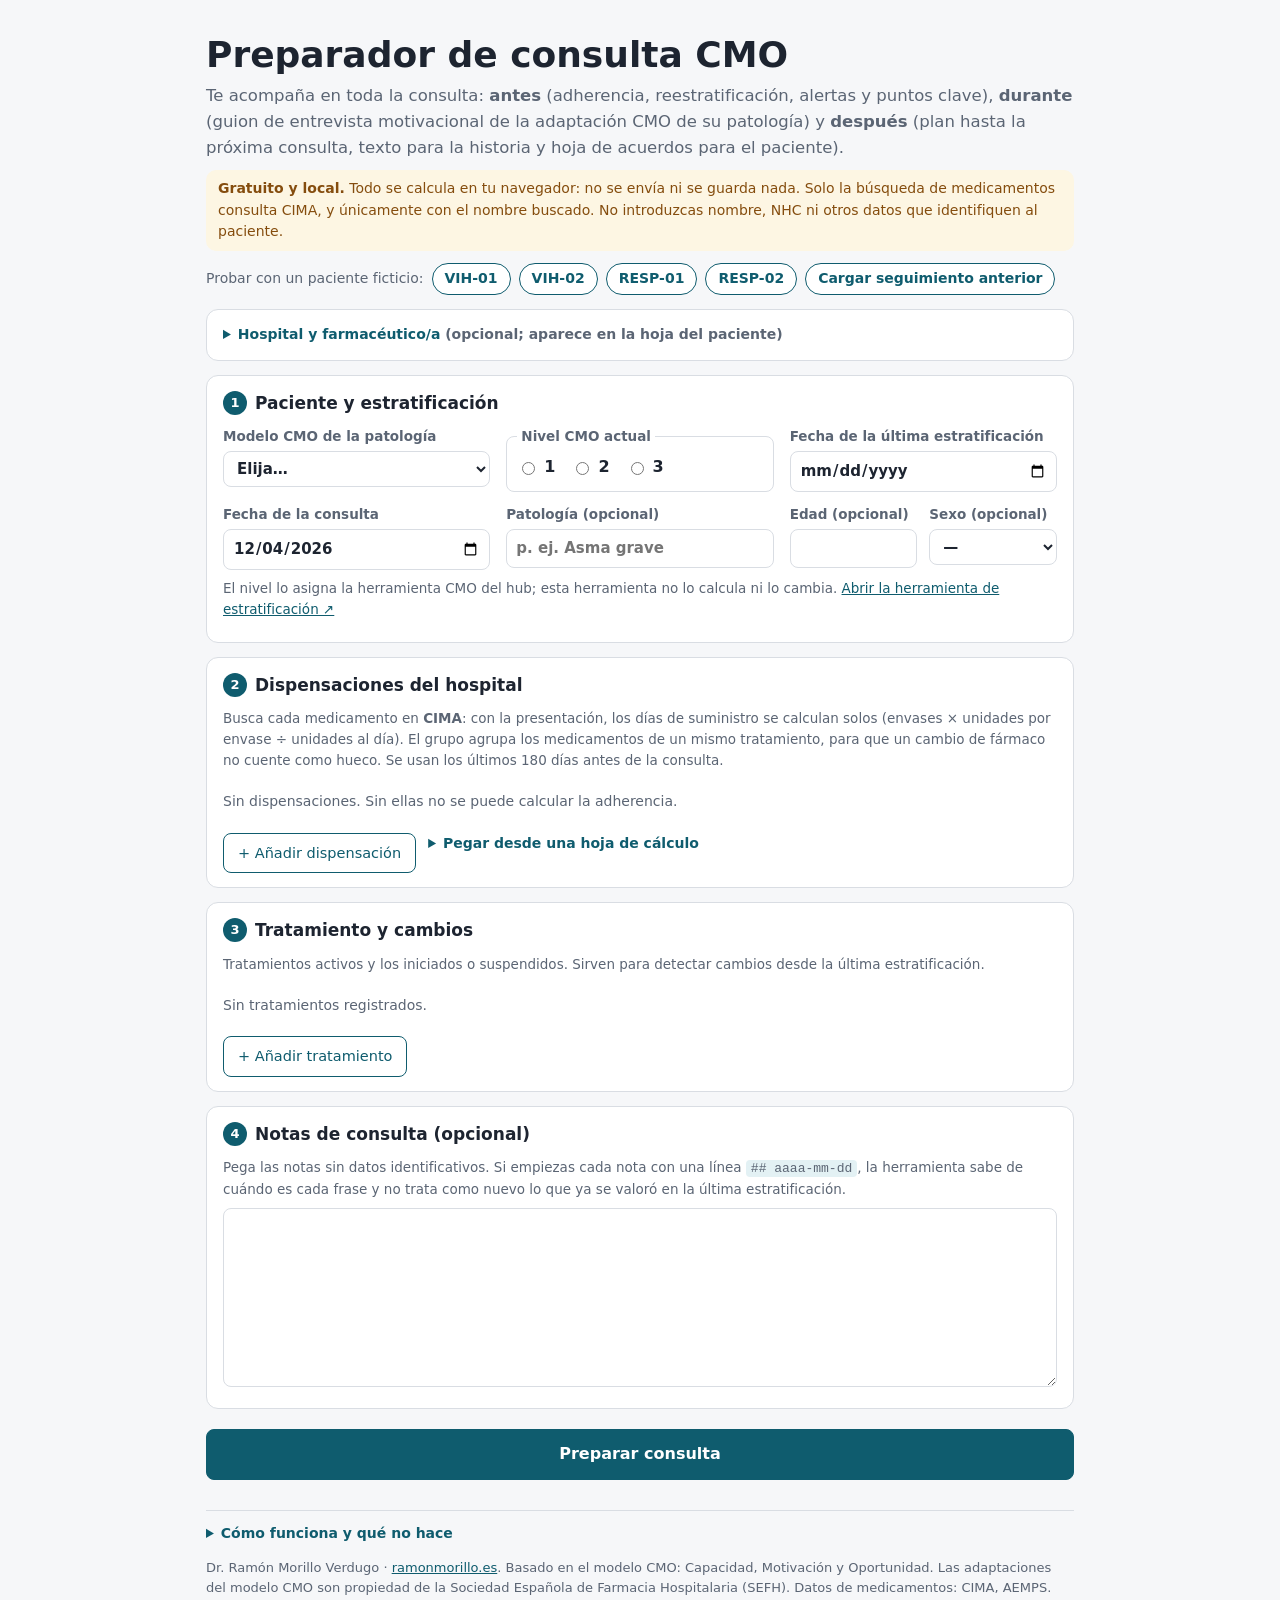
<file: index.html>
<!DOCTYPE html>
<html lang="es">
<head>
<meta charset="utf-8">
<meta name="viewport" content="width=device-width, initial-scale=1">
<title>Preparador de consulta CMO</title>
<meta name="description" content="Acompaña la consulta de atención farmacéutica con el modelo CMO: antes (adherencia, reestratificación, alertas y puntos clave), durante (guion de entrevista motivacional de cada adaptación CMO) y después (plan hasta la próxima consulta). Gratuito; todo se calcula en tu navegador.">
<link rel="icon" href="data:image/svg+xml,%3Csvg xmlns=%27http://www.w3.org/2000/svg%27 viewBox=%270 0 32 32%27%3E%3Crect width=%2732%27 height=%2732%27 rx=%276%27 fill=%27%230f5c6e%27/%3E%3Cpath d=%27M9 17l5 5 9-12%27 stroke=%27white%27 stroke-width=%273.5%27 fill=%27none%27 stroke-linecap=%27round%27/%3E%3C/svg%3E">
<link rel="stylesheet" href="app/estilos.css?v=2.1.0">
</head>
<body>
<main>
  <header class="cab">
    <h1>Preparador de consulta CMO</h1>
    <p class="entrada">Te acompaña en toda la consulta: <strong>antes</strong> (adherencia, reestratificación, alertas y puntos clave), <strong>durante</strong> (guion de entrevista motivacional de la adaptación CMO de su patología) y <strong>después</strong> (plan hasta la próxima consulta, texto para la historia y hoja de acuerdos para el paciente).</p>
    <p class="privacidad"><strong>Gratuito y local.</strong> Todo se calcula en tu navegador: no se envía ni se guarda nada. Solo la búsqueda de medicamentos consulta CIMA, y únicamente con el nombre buscado. No introduzcas nombre, NHC ni otros datos que identifiquen al paciente.</p>
    <div class="ejemplos" role="group" aria-label="Pacientes ficticios de ejemplo">
      <span>Probar con un paciente ficticio:</span>
      <button type="button" class="chip" data-ejemplo="VIH-01">VIH-01</button>
      <button type="button" class="chip" data-ejemplo="VIH-02">VIH-02</button>
      <button type="button" class="chip" data-ejemplo="RESP-01">RESP-01</button>
      <button type="button" class="chip" data-ejemplo="RESP-02">RESP-02</button>
      <label class="chip archivo">Cargar seguimiento anterior<input type="file" id="archivoSeguimiento" accept=".json,application/json"></label>
    </div>
    <div id="avisoSeguimiento" class="aviso-seguimiento" hidden></div>
  </header>

  <form id="formulario" novalidate>
    <section class="bloque">
      <details id="cfgBloque">
        <summary>Hospital y farmacéutico/a <span class="sub">(opcional; aparece en la hoja del paciente)</span></summary>
        <div class="rejilla cfg">
          <label>Hospital<input type="text" id="cfg_hospital" autocomplete="organization" placeholder="p. ej. Hospital Universitario …"></label>
          <label>Servicio o unidad<input type="text" id="cfg_servicio" placeholder="Servicio de Farmacia"></label>
          <label>Farmacéutico/a<input type="text" id="cfg_farmaceutico" autocomplete="name" placeholder="Nombre y apellidos"></label>
          <label>Contacto de la consulta<input type="text" id="cfg_contacto" placeholder="Teléfono o correo electrónico"></label>
        </div>
        <label class="fila-check"><input type="checkbox" id="cfg_recordar" checked> Recordar estos datos en este navegador (no se envían a ningún sitio)</label>
      </details>
    </section>
    <section class="bloque">
      <h2><span class="num">1</span> Paciente y estratificación</h2>
      <div class="rejilla">
        <label>Modelo CMO de la patología
          <select id="modelo" required></select>
        </label>
        <fieldset class="nivel">
          <legend>Nivel CMO actual</legend>
          <label><input type="radio" name="nivel" value="1"> 1</label>
          <label><input type="radio" name="nivel" value="2"> 2</label>
          <label><input type="radio" name="nivel" value="3"> 3</label>
        </fieldset>
        <label>Fecha de la última estratificación
          <input type="date" id="fecha_estratificacion" required>
        </label>
        <label>Fecha de la consulta
          <input type="date" id="fecha_consulta" required>
        </label>
        <label>Patología (opcional)
          <input type="text" id="patologia" placeholder="p. ej. Asma grave">
        </label>
        <div class="dos">
          <label>Edad (opcional)
            <input type="number" id="edad" min="0" max="120" inputmode="numeric">
          </label>
          <label>Sexo (opcional)
            <select id="sexo"><option value="">—</option><option>mujer</option><option>varón</option></select>
          </label>
        </div>
      </div>
      <p class="ayuda">El nivel lo asigna la herramienta CMO del hub; esta herramienta no lo calcula ni lo cambia. <a id="enlaceHerramienta" href="https://ramonmorillo.es/hub-estratificacionCMO/" target="_blank" rel="noopener">Abrir la herramienta de estratificación ↗</a></p>
    </section>

    <section class="bloque">
      <h2><span class="num">2</span> Dispensaciones del hospital</h2>
      <p class="ayuda">Busca cada medicamento en <strong>CIMA</strong>: con la presentación, los días de suministro se calculan solos (envases × unidades por envase ÷ unidades al día). El grupo agrupa los medicamentos de un mismo tratamiento, para que un cambio de fármaco no cuente como hueco. Se usan los últimos 180 días antes de la consulta.</p>
      <div class="tabla-edit" id="tablaDisp"></div>
      <div class="acciones-fila">
        <button type="button" class="sec" id="addDisp">+ Añadir dispensación</button>
        <details class="pegar"><summary>Pegar desde una hoja de cálculo</summary>
          <p class="ayuda">Columnas separadas por punto y coma, con cabecera: <code>fecha;grupo;medicamento;dias_suministro</code>. Fechas en formato aaaa-mm-dd o dd/mm/aaaa.</p>
          <textarea id="csvDisp" rows="4" aria-label="Dispensaciones en formato CSV"></textarea>
          <button type="button" class="sec" id="cargarCsv">Cargar estas filas</button>
        </details>
      </div>
    </section>

    <section class="bloque">
      <h2><span class="num">3</span> Tratamiento y cambios</h2>
      <p class="ayuda">Tratamientos activos y los iniciados o suspendidos. Sirven para detectar cambios desde la última estratificación.</p>
      <div class="tabla-edit" id="tablaPresc"></div>
      <button type="button" class="sec" id="addPresc">+ Añadir tratamiento</button>
    </section>

    <section class="bloque">
      <h2><span class="num">4</span> Notas de consulta (opcional)</h2>
      <p class="ayuda">Pega las notas sin datos identificativos. Si empiezas cada nota con una línea <code>## aaaa-mm-dd</code>, la herramienta sabe de cuándo es cada frase y no trata como nuevo lo que ya se valoró en la última estratificación.</p>
      <textarea id="notas" rows="7" aria-label="Notas de consulta"></textarea>
    </section>

    <div id="errores" class="errores" role="alert" hidden></div>
    <button type="submit" class="principal grande">Preparar consulta</button>
  </form>

  <section id="cadena" class="cadena" hidden aria-live="polite"></section>

  <section id="resultado" hidden>
    <div class="fases" role="tablist" aria-label="Fases de la consulta">
      <button type="button" role="tab" id="tab-antes" aria-controls="panel-antes" aria-selected="true">1 · Antes</button>
      <button type="button" role="tab" id="tab-durante" aria-controls="panel-durante" aria-selected="false">2 · Durante</button>
      <button type="button" role="tab" id="tab-despues" aria-controls="panel-despues" aria-selected="false">3 · Después</button>
      <button type="button" class="sec peq reinicio" data-reiniciar>Nueva consulta</button>
    </div>
    <div id="panel-antes" class="panel hoja" role="tabpanel" aria-labelledby="tab-antes"></div>
    <div id="panel-durante" class="panel hoja" role="tabpanel" aria-labelledby="tab-durante" hidden></div>
    <div id="panel-despues" class="panel hoja" role="tabpanel" aria-labelledby="tab-despues" hidden></div>
  </section>

  <footer>
    <details>
      <summary>Cómo funciona y qué no hace</summary>
      <p>Cinco módulos de reglas, deterministas y auditables, sin IA generativa: <strong>lector</strong> (tratamiento y expresiones de la nota sobre olvidos, efectos adversos o mal control, con su cita literal y teniendo en cuenta las negaciones), <strong>calculadora</strong> (PDC por grupo terapéutico, plazo de reestratificación según cada adaptación CMO, cambios de tratamiento), <strong>detector</strong> (alertas según reglas escritas), <strong>planificador</strong> (intervenciones de la lista literal del nivel del paciente) y <strong>auditor</strong> (comprueba que todo es literal y trazable).</p>
      <p>El guion de la consulta resume con indicación de página el capítulo de Motivación de cada adaptación CMO publicada por la SEFH (proyecto MAPEX); las preguntas de ejemplo son las del propio documento. Cada punto se ha comprobado contra el texto original.</p>
      <p>No estratifica, no propone dosis ni interacciones y no sustituye el juicio del farmacéutico. El lector de notas busca expresiones: puede pasar por alto lo que esté escrito de otra forma. Material docente, versión 2.1: algunas reglas (traducción de las periodicidades a meses, ventana del PDC) están pendientes de validación final.</p>
      <p>Versión avanzada con agentes de IA para Claude Code: <a href="https://github.com/ramonmorillo/preparadorconsulta/archive/refs/heads/main.zip">descargar (.zip)</a>.</p>
    </details>
    <p>Dr. Ramón Morillo Verdugo · <a href="https://ramonmorillo.es">ramonmorillo.es</a>. Basado en el modelo CMO: Capacidad, Motivación y Oportunidad. Las adaptaciones del modelo CMO son propiedad de la Sociedad Española de Farmacia Hospitalaria (SEFH). Datos de medicamentos: CIMA, AEMPS.</p>
  </footer>
</main>
<script type="module" src="app/app.js?v=2.1.0"></script>
</body>
</html>
</file>
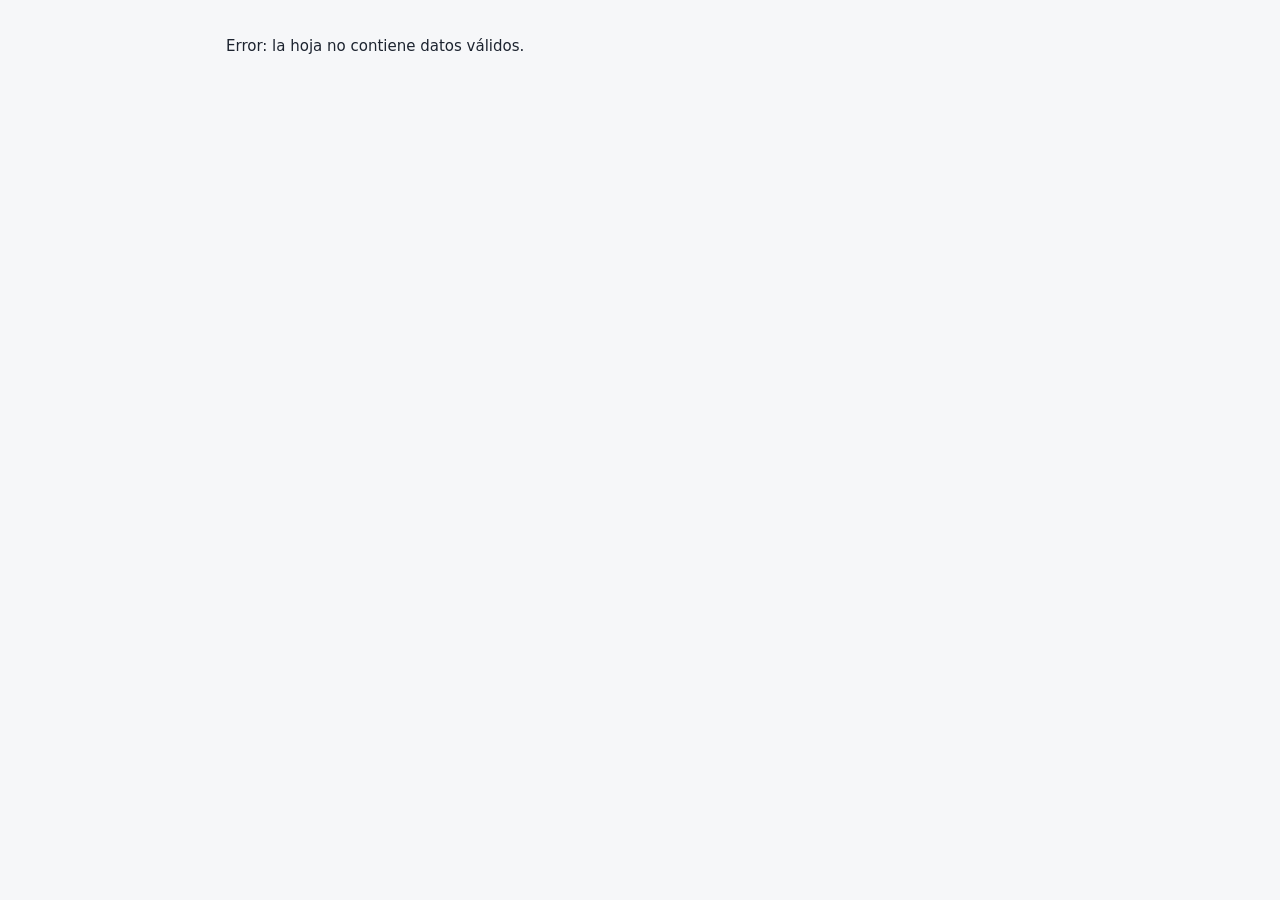
<file: plantilla/hoja_consulta.html>
<!DOCTYPE html>
<html lang="es">
<head>
<meta charset="utf-8">
<meta name="viewport" content="width=device-width, initial-scale=1">
<title>Hoja de consulta</title>
<style>
  :root { --tinta:#1d2430; --suave:#5b6574; --linea:#d9dde3; --fondo:#f6f7f9; --tarjeta:#fff;
          --acento:#0f5c6e; --acento-fondo:#e3f1f4; --alerta:#9a3412; --alerta-fondo:#fdeee6;
          --ok:#166534; --ok-fondo:#e7f5ec; --aviso:#854d0e; --aviso-fondo:#fdf6e3; }
  * { box-sizing: border-box; }
  body { margin:0; font:15px/1.5 system-ui, -apple-system, "Segoe UI", Roboto, Arial, sans-serif; color:var(--tinta); background:var(--fondo); }
  main { max-width: 860px; margin: 0 auto; padding: 20px 16px 48px; }
  header.cab { border-bottom: 3px solid var(--acento); padding-bottom: 10px; margin-bottom: 16px; }
  .ficticio { display:inline-block; background:var(--aviso-fondo); color:var(--aviso); border:1px solid #e9d5a1; border-radius:6px; padding:2px 8px; font-size:12px; font-weight:600; margin-bottom:6px; }
  h1 { font-size: 22px; margin: 2px 0; }
  .sub { color: var(--suave); font-size: 14px; }
  section { background: var(--tarjeta); border:1px solid var(--linea); border-radius:10px; padding:14px 16px; margin: 0 0 14px; }
  h2 { font-size: 16px; margin: 0 0 10px; color: var(--acento); }
  table { width:100%; border-collapse: collapse; font-size: 14px; }
  th, td { text-align:left; padding:6px 8px; border-bottom:1px solid var(--linea); vertical-align: top; }
  th { color: var(--suave); font-weight:600; font-size:12px; text-transform: none; }
  .cita { color: var(--suave); font-size: 12.5px; font-style: italic; }
  .etq { display:inline-block; font-size:12px; font-weight:600; border-radius:999px; padding:1px 9px; }
  .etq.mal { background:var(--alerta-fondo); color:var(--alerta); }
  .etq.bien { background:var(--ok-fondo); color:var(--ok); }
  .etq.neutra { background:var(--acento-fondo); color:var(--acento); }
  .nivel { display:flex; gap:16px; align-items:center; flex-wrap:wrap; }
  .nivel .num { font-size:28px; font-weight:700; color:var(--acento); }
  .nota { font-size: 12.5px; color: var(--suave); margin: 8px 0 0; }
  ul.alertas { list-style:none; margin:0; padding:0; }
  ul.alertas li { border-left: 4px solid var(--alerta); background: var(--alerta-fondo); padding: 8px 10px; margin-bottom: 8px; border-radius: 0 6px 6px 0; }
  ul.alertas li.info { border-left-color: var(--acento); background: var(--acento-fondo); }
  .punto { border:1px solid var(--linea); border-radius:8px; padding:10px 12px; margin-bottom:10px; }
  .punto .motivo { font-size: 12.5px; color: var(--suave); margin-bottom: 4px; }
  .punto .texto { font-weight: 600; }
  .estados { display:flex; gap:6px; flex-wrap:wrap; margin-top:8px; }
  .estados label { border:1px solid var(--linea); border-radius:6px; padding:4px 10px; cursor:pointer; font-size:13px; user-select:none; }
  .estados input { position:absolute; opacity:0; pointer-events:none; }
  .estados input:checked + span { font-weight:700; }
  .estados label:has(input:checked) { background: var(--acento-fondo); border-color: var(--acento); color: var(--acento); }
  .estados label:has(input:focus-visible) { outline: 2px solid var(--acento); outline-offset: 2px; }
  textarea, input[type=text] { width:100%; font: inherit; font-size:14px; border:1px solid var(--linea); border-radius:6px; padding:6px 8px; margin-top:8px; }
  a.enlace { font-size: 13px; color: var(--acento); }
  details summary { cursor:pointer; color: var(--acento); font-weight:600; }
  .botones { display:flex; gap:8px; flex-wrap:wrap; }
  button { font: inherit; font-size:14px; border:1px solid var(--acento); background:var(--acento); color:#fff; border-radius:8px; padding:8px 14px; cursor:pointer; }
  button.sec { background:#fff; color:var(--acento); }
  #textoHC { min-height: 220px; font-family: ui-monospace, Menlo, Consolas, monospace; font-size: 13px; }
  #avisoCopia { font-size: 13px; color: var(--ok); min-height: 1.2em; }
  footer { font-size:12px; color:var(--suave); margin-top: 18px; }
  @media print {
    body { background:#fff; }
    section { break-inside: avoid; border-color:#bbb; }
    .botones, #bloqueHC textarea, #avisoCopia { display:none; }
    .estados label { display:none; }
    .estados label:has(input:checked) { display:inline-block; }
  }
</style>
</head>
<body>
<main id="app">
  <p>Cargando…</p>
</main>

<!-- Los datos de la consulta los inserta herramientas/generar_hoja.mjs. No editar a mano. -->
<script id="datos-consulta" type="application/json">/*DATOS_CONSULTA*/</script>

<script>
(function () {
  "use strict";
  var datos;
  try { datos = JSON.parse(document.getElementById("datos-consulta").textContent); }
  catch (e) { document.getElementById("app").innerHTML = "<p>Error: la hoja no contiene datos válidos.</p>"; return; }

  var esc = function (s) { return String(s == null ? "" : s).replace(/[&<>"']/g, function (c) { return {"&":"&amp;","<":"&lt;",">":"&gt;","\"":"&quot;","'":"&#39;"}[c]; }); };
  var p = datos.paciente, e = datos.estratificacion;
  var ESTADOS = { realizado: "Realizado", no_realizado: "No realizado", no_procede: "No procede" };
  var ESTADO_REESTR = { vencida: ["Reestratificación vencida", "mal"], en_intervalo_de_valoracion: ["En intervalo de valoración", "neutra"], en_plazo: ["En plazo", "bien"], sin_plazo_calculable: ["Plazo no calculable por fechas", "neutra"] };

  var h = [];
  h.push('<header class="cab">');
  if (p.ficticio) h.push('<span class="ficticio">PACIENTE FICTICIO · material docente</span>');
  h.push('<h1>Hoja de preparación de consulta</h1>');
  h.push('<div class="sub">' + esc(p.patologia) + ' · ' + esc(p.edad) + ' años · ' + esc(p.sexo) + ' · Consulta del ' + esc(p.fecha_consulta) + ' · Ref. ' + esc(p.id) + '</div>');
  h.push('</header>');

  // Estratificación
  var er = ESTADO_REESTR[e.estado] || [e.estado, "neutra"];
  h.push('<section><h2>Estratificación CMO</h2><div class="nivel"><div><div class="num">Nivel ' + esc(e.nivel) + '</div><div class="sub">' + esc(e.herramienta) + ' · última estratificación ' + esc(e.ultima_fecha) + '</div></div>');
  h.push('<div><span class="etq ' + er[1] + '">' + esc(er[0]) + '</span>' + (e.fecha_limite ? '<div class="sub">Fecha límite: ' + esc(e.fecha_limite) + '</div>' : '') + '</div></div>');
  if (e.periodicidad_texto) h.push('<p class="nota">Periodicidad del modelo: «' + esc(e.periodicidad_texto) + '»</p>');
  h.push('<p class="nota">El nivel lo asigna la herramienta CMO del hub, no esta hoja. Los niveles no son comparables entre patologías. <a class="enlace" href="' + esc(e.url) + '" target="_blank" rel="noopener">Abrir ' + esc(e.herramienta) + '</a></p></section>');

  // Adherencia
  h.push('<section><h2>Adherencia (PDC)</h2><table><thead><tr><th>Grupo</th><th>PDC</th><th>Días cubiertos</th><th>Periodo</th></tr></thead><tbody>');
  (datos.adherencia || []).forEach(function (a) {
    h.push('<tr><td>' + esc(a.grupo) + '</td><td><span class="etq ' + (a.por_debajo_del_umbral ? 'mal' : 'bien') + '">' + esc(a.pdc_porcentaje) + '</span></td><td>' + esc(a.dias_cubiertos) + ' / ' + esc(a.dias_ventana) + '</td><td>' + esc(a.ventana_inicio) + ' a ' + esc(a.ventana_fin) + '</td></tr>');
  });
  h.push('</tbody></table><p class="nota">Calculado por herramientas/calcular.mjs a partir de las dispensaciones (umbral ' + esc(datos.umbral_pdc_texto) + ').</p></section>');

  // Perfil
  h.push('<section><h2>Perfil del paciente</h2><table><tbody>');
  (datos.perfil || []).forEach(function (f) {
    h.push('<tr><td>' + esc(f.dato) + (f.cita ? '<div class="cita">«' + esc(f.cita) + '» · ' + esc(f.fuente) + '</div>' : '') + '</td></tr>');
  });
  h.push('</tbody></table></section>');

  // Alertas
  h.push('<section><h2>Alertas</h2><ul class="alertas">');
  if (!(datos.alertas || []).length) h.push('<li class="info">Sin alertas.</li>');
  (datos.alertas || []).forEach(function (a) {
    h.push('<li class="' + (a.tipo === 'informativa' ? 'info' : '') + '"><strong>' + esc(a.id) + ' · ' + esc(a.titulo) + '</strong><div>' + esc(a.detalle) + '</div>' + (a.cita ? '<div class="cita">«' + esc(a.cita) + '»</div>' : '') + '</li>');
  });
  h.push('</ul></section>');

  // Puntos clave
  h.push('<section><h2>Puntos clave para esta consulta</h2>');
  (datos.puntos_clave || []).forEach(function (k, i) {
    h.push('<div class="punto" data-i="' + i + '"><div class="motivo">' + esc(k.id) + ' · por ' + esc(k.alerta_id) + (k.categoria ? ' · ' + esc(k.categoria) : '') + '</div>');
    h.push('<div class="texto">' + esc(k.intervencion_literal) + '</div>');
    if (k.enlace) h.push('<a class="enlace" href="' + esc(k.enlace.url) + '" target="_blank" rel="noopener">' + esc(k.enlace.texto) + '</a>');
    h.push('<div class="estados" role="radiogroup" aria-label="Estado de ' + esc(k.id) + '">');
    Object.keys(ESTADOS).forEach(function (s) {
      h.push('<label><input type="radio" name="estado-' + i + '" value="' + s + '"><span>' + ESTADOS[s] + '</span></label>');
    });
    h.push('</div><input type="text" class="comentario" placeholder="Comentario (opcional)" aria-label="Comentario de ' + esc(k.id) + '"></div>');
  });
  h.push('</section>');

  // Intervenciones del nivel
  h.push('<section><details><summary>Todas las intervenciones del nivel ' + esc(e.nivel) + ' (' + (datos.intervenciones_nivel || []).length + ')</summary><ul>');
  (datos.intervenciones_nivel || []).forEach(function (t) { h.push('<li>' + (t.categoria ? '<span class="sub">' + esc(t.categoria) + ':</span> ' : '') + esc(t.texto) + '</li>'); });
  h.push('</ul><p class="nota">Texto literal de ' + esc(e.herramienta) + '.</p></details></section>');

  // Texto para HC
  h.push('<section id="bloqueHC"><h2>Texto para la historia clínica</h2><div class="botones"><button id="btnGenerar">Generar texto</button><button id="btnCopiar" class="sec">Copiar</button><button id="btnImprimir" class="sec">Imprimir / PDF</button></div>');
  h.push('<textarea id="textoHC" aria-label="Texto para la historia clínica" placeholder="Marque el estado de cada punto y pulse «Generar texto»."></textarea><div id="avisoCopia" aria-live="polite"></div></section>');

  h.push('<footer>Herramienta de apoyo. No sustituye el juicio del farmacéutico. Generada por ' + esc(datos.generado_por) + '.</footer>');
  document.getElementById("app").innerHTML = h.join("");

  function generar() {
    var L = [];
    L.push("ATENCIÓN FARMACÉUTICA - CONSULTA " + p.fecha_consulta);
    L.push("Modelo CMO: " + e.herramienta + ", nivel " + e.nivel + " (última estratificación " + e.ultima_fecha + "; " + (ESTADO_REESTR[e.estado] || [e.estado])[0].toLowerCase() + ").");
    var ad = (datos.adherencia || []).map(function (a) { return a.grupo + " " + a.pdc_porcentaje; });
    if (ad.length) L.push("Adherencia (PDC " + datos.ventana_pdc_texto + "): " + ad.join("; ") + ".");
    var al = (datos.alertas || []).map(function (a) { return a.titulo; });
    if (al.length) L.push("Alertas: " + al.join("; ") + ".");
    var grupos = { realizado: [], no_realizado: [], no_procede: [], sin_marcar: [] };
    document.querySelectorAll(".punto").forEach(function (div) {
      var k = datos.puntos_clave[Number(div.getAttribute("data-i"))];
      var sel = div.querySelector("input[type=radio]:checked");
      var com = div.querySelector(".comentario").value.trim();
      (grupos[sel ? sel.value : "sin_marcar"]).push("- " + k.intervencion_literal + (com ? " (" + com + ")" : ""));
    });
    if (grupos.realizado.length) L.push("Actuaciones realizadas:\n" + grupos.realizado.join("\n"));
    if (grupos.no_realizado.length) L.push("Actuaciones pendientes:\n" + grupos.no_realizado.join("\n"));
    if (grupos.no_procede.length) L.push("No proceden:\n" + grupos.no_procede.join("\n"));
    if (grupos.sin_marcar.length) L.push("Sin valorar:\n" + grupos.sin_marcar.join("\n"));
    document.getElementById("textoHC").value = L.join("\n");
    document.getElementById("avisoCopia").textContent = "";
  }
  document.getElementById("btnGenerar").addEventListener("click", generar);
  document.getElementById("btnCopiar").addEventListener("click", function () {
    var ta = document.getElementById("textoHC");
    if (!ta.value) generar();
    var ok = function () { document.getElementById("avisoCopia").textContent = "Texto copiado. Péguelo en la historia clínica."; };
    if (navigator.clipboard && window.isSecureContext) { navigator.clipboard.writeText(ta.value).then(ok, function () { ta.select(); document.execCommand("copy"); ok(); }); }
    else { ta.select(); document.execCommand("copy"); ok(); }
  });
  document.getElementById("btnImprimir").addEventListener("click", function () { window.print(); });
})();
</script>
</body>
</html>
</file>
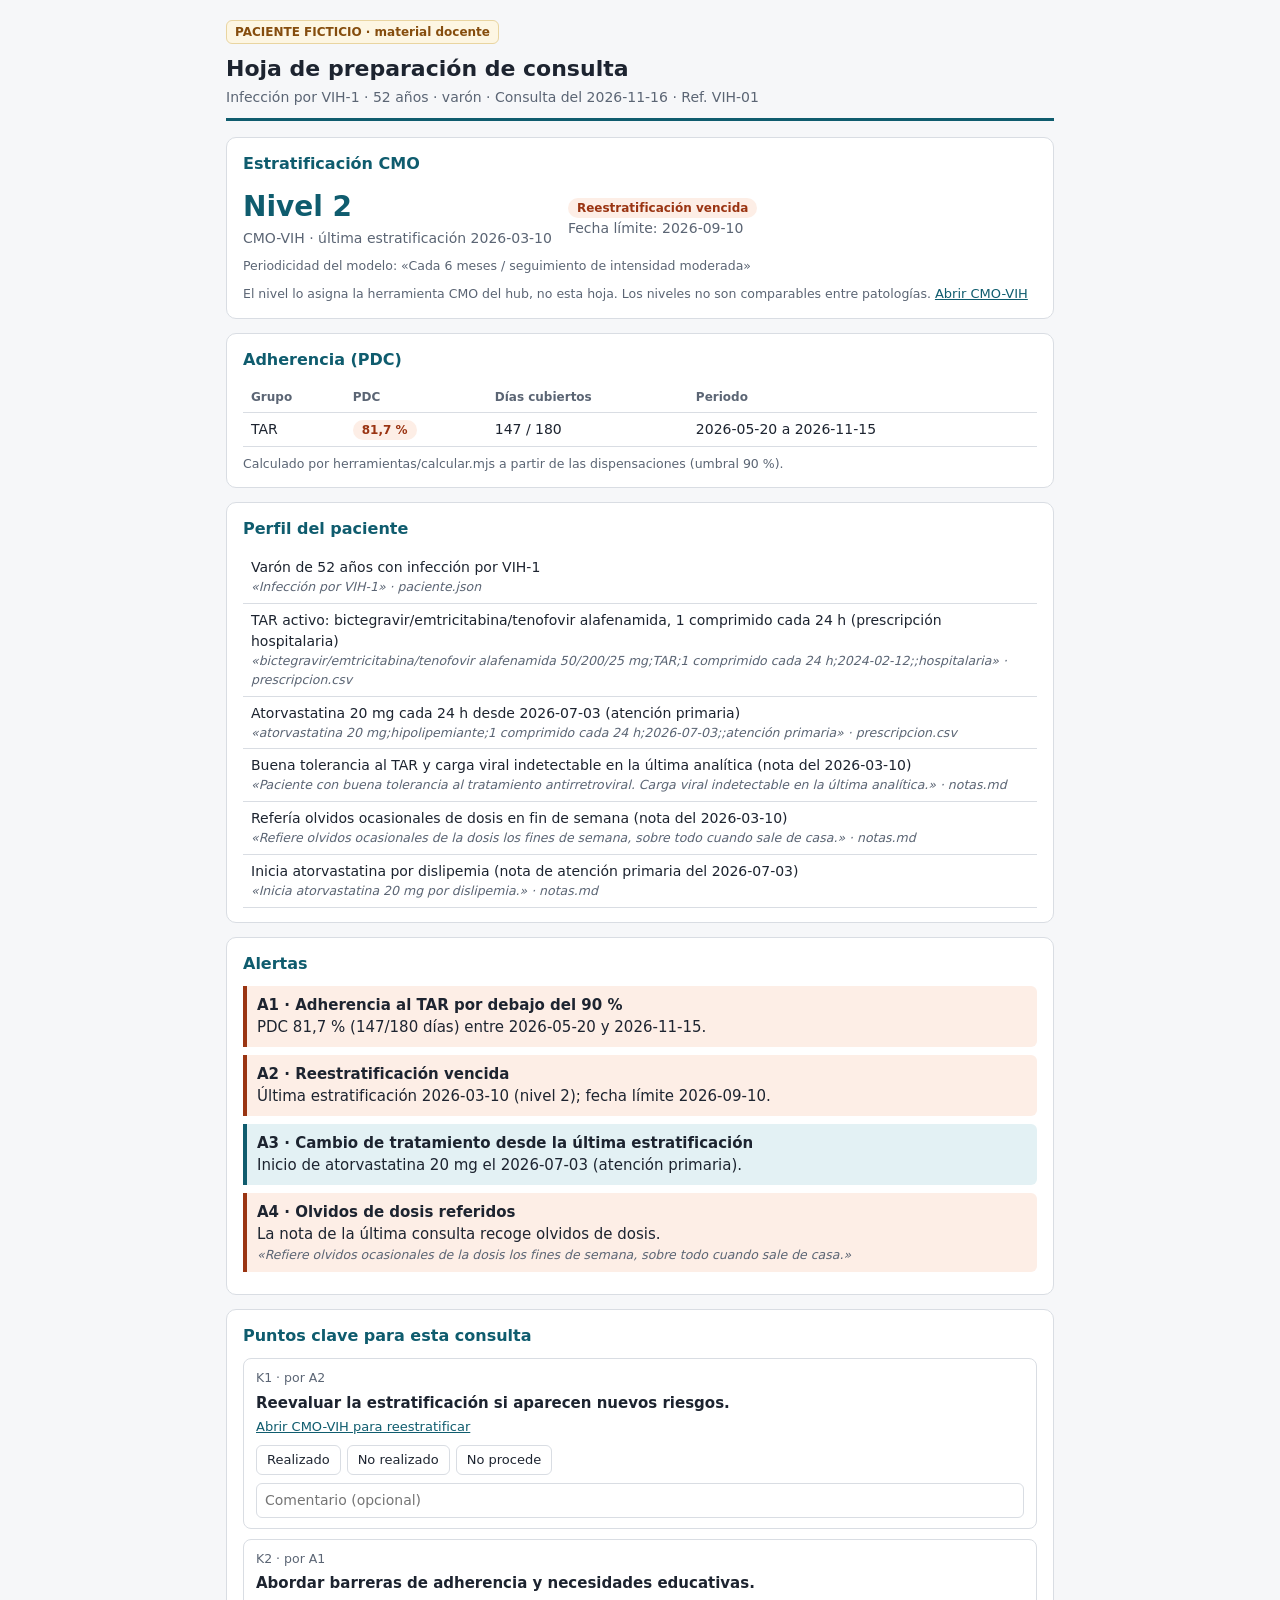
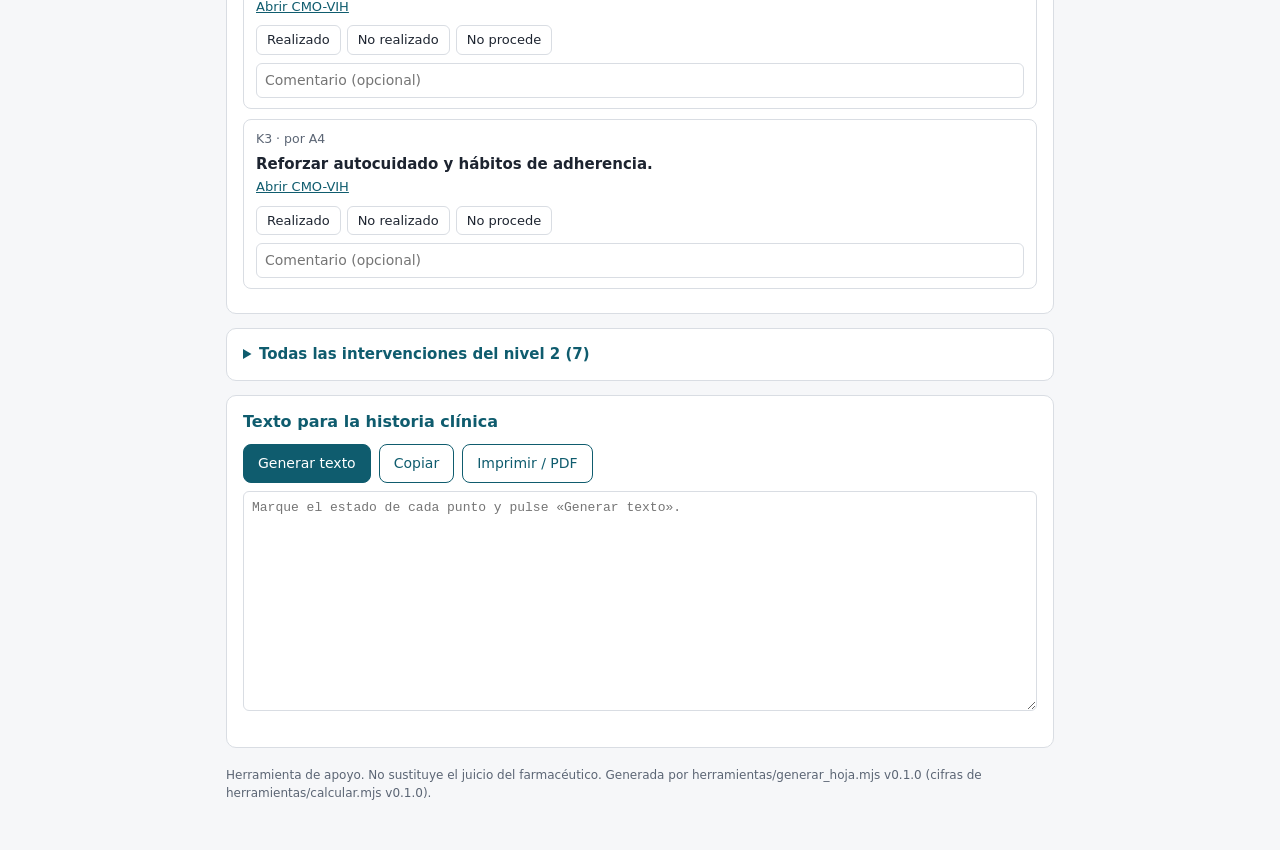
<file: ejemplos/VIH-01/Hoja_consulta_VIH-01.html>
<!DOCTYPE html>
<html lang="es">
<head>
<meta charset="utf-8">
<meta name="viewport" content="width=device-width, initial-scale=1">
<title>Hoja de consulta</title>
<style>
  :root { --tinta:#1d2430; --suave:#5b6574; --linea:#d9dde3; --fondo:#f6f7f9; --tarjeta:#fff;
          --acento:#0f5c6e; --acento-fondo:#e3f1f4; --alerta:#9a3412; --alerta-fondo:#fdeee6;
          --ok:#166534; --ok-fondo:#e7f5ec; --aviso:#854d0e; --aviso-fondo:#fdf6e3; }
  * { box-sizing: border-box; }
  body { margin:0; font:15px/1.5 system-ui, -apple-system, "Segoe UI", Roboto, Arial, sans-serif; color:var(--tinta); background:var(--fondo); }
  main { max-width: 860px; margin: 0 auto; padding: 20px 16px 48px; }
  header.cab { border-bottom: 3px solid var(--acento); padding-bottom: 10px; margin-bottom: 16px; }
  .ficticio { display:inline-block; background:var(--aviso-fondo); color:var(--aviso); border:1px solid #e9d5a1; border-radius:6px; padding:2px 8px; font-size:12px; font-weight:600; margin-bottom:6px; }
  h1 { font-size: 22px; margin: 2px 0; }
  .sub { color: var(--suave); font-size: 14px; }
  section { background: var(--tarjeta); border:1px solid var(--linea); border-radius:10px; padding:14px 16px; margin: 0 0 14px; }
  h2 { font-size: 16px; margin: 0 0 10px; color: var(--acento); }
  table { width:100%; border-collapse: collapse; font-size: 14px; }
  th, td { text-align:left; padding:6px 8px; border-bottom:1px solid var(--linea); vertical-align: top; }
  th { color: var(--suave); font-weight:600; font-size:12px; text-transform: none; }
  .cita { color: var(--suave); font-size: 12.5px; font-style: italic; }
  .etq { display:inline-block; font-size:12px; font-weight:600; border-radius:999px; padding:1px 9px; }
  .etq.mal { background:var(--alerta-fondo); color:var(--alerta); }
  .etq.bien { background:var(--ok-fondo); color:var(--ok); }
  .etq.neutra { background:var(--acento-fondo); color:var(--acento); }
  .nivel { display:flex; gap:16px; align-items:center; flex-wrap:wrap; }
  .nivel .num { font-size:28px; font-weight:700; color:var(--acento); }
  .nota { font-size: 12.5px; color: var(--suave); margin: 8px 0 0; }
  ul.alertas { list-style:none; margin:0; padding:0; }
  ul.alertas li { border-left: 4px solid var(--alerta); background: var(--alerta-fondo); padding: 8px 10px; margin-bottom: 8px; border-radius: 0 6px 6px 0; }
  ul.alertas li.info { border-left-color: var(--acento); background: var(--acento-fondo); }
  .punto { border:1px solid var(--linea); border-radius:8px; padding:10px 12px; margin-bottom:10px; }
  .punto .motivo { font-size: 12.5px; color: var(--suave); margin-bottom: 4px; }
  .punto .texto { font-weight: 600; }
  .estados { display:flex; gap:6px; flex-wrap:wrap; margin-top:8px; }
  .estados label { border:1px solid var(--linea); border-radius:6px; padding:4px 10px; cursor:pointer; font-size:13px; user-select:none; }
  .estados input { position:absolute; opacity:0; pointer-events:none; }
  .estados input:checked + span { font-weight:700; }
  .estados label:has(input:checked) { background: var(--acento-fondo); border-color: var(--acento); color: var(--acento); }
  .estados label:has(input:focus-visible) { outline: 2px solid var(--acento); outline-offset: 2px; }
  textarea, input[type=text] { width:100%; font: inherit; font-size:14px; border:1px solid var(--linea); border-radius:6px; padding:6px 8px; margin-top:8px; }
  a.enlace { font-size: 13px; color: var(--acento); }
  details summary { cursor:pointer; color: var(--acento); font-weight:600; }
  .botones { display:flex; gap:8px; flex-wrap:wrap; }
  button { font: inherit; font-size:14px; border:1px solid var(--acento); background:var(--acento); color:#fff; border-radius:8px; padding:8px 14px; cursor:pointer; }
  button.sec { background:#fff; color:var(--acento); }
  #textoHC { min-height: 220px; font-family: ui-monospace, Menlo, Consolas, monospace; font-size: 13px; }
  #avisoCopia { font-size: 13px; color: var(--ok); min-height: 1.2em; }
  footer { font-size:12px; color:var(--suave); margin-top: 18px; }
  @media print {
    body { background:#fff; }
    section { break-inside: avoid; border-color:#bbb; }
    .botones, #bloqueHC textarea, #avisoCopia { display:none; }
    .estados label { display:none; }
    .estados label:has(input:checked) { display:inline-block; }
  }
</style>
</head>
<body>
<main id="app">
  <p>Cargando…</p>
</main>

<!-- Los datos de la consulta los inserta herramientas/generar_hoja.mjs. No editar a mano. -->
<script id="datos-consulta" type="application/json">{"generado_por":"herramientas/generar_hoja.mjs v0.1.0 (cifras de herramientas/calcular.mjs v0.1.0)","paciente":{"id":"VIH-01","ficticio":true,"edad":52,"sexo":"varón","patologia":"Infección por VIH-1","fecha_consulta":"2026-11-16"},"estratificacion":{"herramienta":"CMO-VIH","url":"https://ramonmorillo.github.io/cmo-vih-app/","nivel":"2","ultima_fecha":"2026-03-10","estado":"vencida","fecha_limite":"2026-09-10","periodicidad_texto":"Cada 6 meses / seguimiento de intensidad moderada"},"umbral_pdc_texto":"90 %","ventana_pdc_texto":"180 días","adherencia":[{"grupo":"TAR","pdc_porcentaje":"81,7 %","dias_cubiertos":147,"dias_ventana":180,"ventana_inicio":"2026-05-20","ventana_fin":"2026-11-15","por_debajo_del_umbral":true}],"perfil":[{"dato":"Varón de 52 años con infección por VIH-1","cita":"Infección por VIH-1","fuente":"paciente.json"},{"dato":"TAR activo: bictegravir/emtricitabina/tenofovir alafenamida, 1 comprimido cada 24 h (prescripción hospitalaria)","cita":"bictegravir/emtricitabina/tenofovir alafenamida 50/200/25 mg;TAR;1 comprimido cada 24 h;2024-02-12;;hospitalaria","fuente":"prescripcion.csv"},{"dato":"Atorvastatina 20 mg cada 24 h desde 2026-07-03 (atención primaria)","cita":"atorvastatina 20 mg;hipolipemiante;1 comprimido cada 24 h;2026-07-03;;atención primaria","fuente":"prescripcion.csv"},{"dato":"Buena tolerancia al TAR y carga viral indetectable en la última analítica (nota del 2026-03-10)","cita":"Paciente con buena tolerancia al tratamiento antirretroviral. Carga viral indetectable en la última analítica.","fuente":"notas.md"},{"dato":"Refería olvidos ocasionales de dosis en fin de semana (nota del 2026-03-10)","cita":"Refiere olvidos ocasionales de la dosis los fines de semana, sobre todo cuando sale de casa.","fuente":"notas.md"},{"dato":"Inicia atorvastatina por dislipemia (nota de atención primaria del 2026-07-03)","cita":"Inicia atorvastatina 20 mg por dislipemia.","fuente":"notas.md"}],"alertas":[{"id":"A1","tipo":"accion","regla":"pdc_bajo_umbral","titulo":"Adherencia al TAR por debajo del 90 %","detalle":"PDC 81,7 % (147/180 días) entre 2026-05-20 y 2026-11-15.","origen":"calculo"},{"id":"A2","tipo":"accion","regla":"reestratificacion","titulo":"Reestratificación vencida","detalle":"Última estratificación 2026-03-10 (nivel 2); fecha límite 2026-09-10.","origen":"calculo"},{"id":"A3","tipo":"informativa","regla":"cambio_tratamiento","titulo":"Cambio de tratamiento desde la última estratificación","detalle":"Inicio de atorvastatina 20 mg el 2026-07-03 (atención primaria).","origen":"calculo"},{"id":"A4","tipo":"accion","regla":"senal_nota","titulo":"Olvidos de dosis referidos","detalle":"La nota de la última consulta recoge olvidos de dosis.","origen":"nota","cita":"Refiere olvidos ocasionales de la dosis los fines de semana, sobre todo cuando sale de casa."}],"puntos_clave":[{"id":"K1","alerta_id":"A2","categoria":null,"intervencion_literal":"Reevaluar la estratificación si aparecen nuevos riesgos.","enlace":{"texto":"Abrir CMO-VIH para reestratificar","url":"https://ramonmorillo.github.io/cmo-vih-app/"}},{"id":"K2","alerta_id":"A1","categoria":null,"intervencion_literal":"Abordar barreras de adherencia y necesidades educativas.","enlace":{"texto":"Abrir CMO-VIH","url":"https://ramonmorillo.github.io/cmo-vih-app/"}},{"id":"K3","alerta_id":"A4","categoria":null,"intervencion_literal":"Reforzar autocuidado y hábitos de adherencia.","enlace":{"texto":"Abrir CMO-VIH","url":"https://ramonmorillo.github.io/cmo-vih-app/"}}],"intervenciones_nivel":[{"categoria":null,"texto":"Mantener el seguimiento farmacéutico rutinario del VIH.","nivel_origen":3},{"categoria":null,"texto":"Reforzar autocuidado y hábitos de adherencia.","nivel_origen":3},{"categoria":null,"texto":"Reevaluar la estratificación si aparecen nuevos riesgos.","nivel_origen":3},{"categoria":null,"texto":"Revisar efectividad y tolerabilidad del tratamiento.","nivel_origen":2},{"categoria":null,"texto":"Abordar barreras de adherencia y necesidades educativas.","nivel_origen":2},{"categoria":null,"texto":"Optimizar el control de comorbilidades con seguimiento coordinado.","nivel_origen":2},{"categoria":null,"texto":"Monitorizar cambios psicosociales y barreras de acceso.","nivel_origen":2}]}</script>

<script>
(function () {
  "use strict";
  var datos;
  try { datos = JSON.parse(document.getElementById("datos-consulta").textContent); }
  catch (e) { document.getElementById("app").innerHTML = "<p>Error: la hoja no contiene datos válidos.</p>"; return; }

  var esc = function (s) { return String(s == null ? "" : s).replace(/[&<>"']/g, function (c) { return {"&":"&amp;","<":"&lt;",">":"&gt;","\"":"&quot;","'":"&#39;"}[c]; }); };
  var p = datos.paciente, e = datos.estratificacion;
  var ESTADOS = { realizado: "Realizado", no_realizado: "No realizado", no_procede: "No procede" };
  var ESTADO_REESTR = { vencida: ["Reestratificación vencida", "mal"], en_intervalo_de_valoracion: ["En intervalo de valoración", "neutra"], en_plazo: ["En plazo", "bien"], sin_plazo_calculable: ["Plazo no calculable por fechas", "neutra"] };

  var h = [];
  h.push('<header class="cab">');
  if (p.ficticio) h.push('<span class="ficticio">PACIENTE FICTICIO · material docente</span>');
  h.push('<h1>Hoja de preparación de consulta</h1>');
  h.push('<div class="sub">' + esc(p.patologia) + ' · ' + esc(p.edad) + ' años · ' + esc(p.sexo) + ' · Consulta del ' + esc(p.fecha_consulta) + ' · Ref. ' + esc(p.id) + '</div>');
  h.push('</header>');

  // Estratificación
  var er = ESTADO_REESTR[e.estado] || [e.estado, "neutra"];
  h.push('<section><h2>Estratificación CMO</h2><div class="nivel"><div><div class="num">Nivel ' + esc(e.nivel) + '</div><div class="sub">' + esc(e.herramienta) + ' · última estratificación ' + esc(e.ultima_fecha) + '</div></div>');
  h.push('<div><span class="etq ' + er[1] + '">' + esc(er[0]) + '</span>' + (e.fecha_limite ? '<div class="sub">Fecha límite: ' + esc(e.fecha_limite) + '</div>' : '') + '</div></div>');
  if (e.periodicidad_texto) h.push('<p class="nota">Periodicidad del modelo: «' + esc(e.periodicidad_texto) + '»</p>');
  h.push('<p class="nota">El nivel lo asigna la herramienta CMO del hub, no esta hoja. Los niveles no son comparables entre patologías. <a class="enlace" href="' + esc(e.url) + '" target="_blank" rel="noopener">Abrir ' + esc(e.herramienta) + '</a></p></section>');

  // Adherencia
  h.push('<section><h2>Adherencia (PDC)</h2><table><thead><tr><th>Grupo</th><th>PDC</th><th>Días cubiertos</th><th>Periodo</th></tr></thead><tbody>');
  (datos.adherencia || []).forEach(function (a) {
    h.push('<tr><td>' + esc(a.grupo) + '</td><td><span class="etq ' + (a.por_debajo_del_umbral ? 'mal' : 'bien') + '">' + esc(a.pdc_porcentaje) + '</span></td><td>' + esc(a.dias_cubiertos) + ' / ' + esc(a.dias_ventana) + '</td><td>' + esc(a.ventana_inicio) + ' a ' + esc(a.ventana_fin) + '</td></tr>');
  });
  h.push('</tbody></table><p class="nota">Calculado por herramientas/calcular.mjs a partir de las dispensaciones (umbral ' + esc(datos.umbral_pdc_texto) + ').</p></section>');

  // Perfil
  h.push('<section><h2>Perfil del paciente</h2><table><tbody>');
  (datos.perfil || []).forEach(function (f) {
    h.push('<tr><td>' + esc(f.dato) + (f.cita ? '<div class="cita">«' + esc(f.cita) + '» · ' + esc(f.fuente) + '</div>' : '') + '</td></tr>');
  });
  h.push('</tbody></table></section>');

  // Alertas
  h.push('<section><h2>Alertas</h2><ul class="alertas">');
  if (!(datos.alertas || []).length) h.push('<li class="info">Sin alertas.</li>');
  (datos.alertas || []).forEach(function (a) {
    h.push('<li class="' + (a.tipo === 'informativa' ? 'info' : '') + '"><strong>' + esc(a.id) + ' · ' + esc(a.titulo) + '</strong><div>' + esc(a.detalle) + '</div>' + (a.cita ? '<div class="cita">«' + esc(a.cita) + '»</div>' : '') + '</li>');
  });
  h.push('</ul></section>');

  // Puntos clave
  h.push('<section><h2>Puntos clave para esta consulta</h2>');
  (datos.puntos_clave || []).forEach(function (k, i) {
    h.push('<div class="punto" data-i="' + i + '"><div class="motivo">' + esc(k.id) + ' · por ' + esc(k.alerta_id) + (k.categoria ? ' · ' + esc(k.categoria) : '') + '</div>');
    h.push('<div class="texto">' + esc(k.intervencion_literal) + '</div>');
    if (k.enlace) h.push('<a class="enlace" href="' + esc(k.enlace.url) + '" target="_blank" rel="noopener">' + esc(k.enlace.texto) + '</a>');
    h.push('<div class="estados" role="radiogroup" aria-label="Estado de ' + esc(k.id) + '">');
    Object.keys(ESTADOS).forEach(function (s) {
      h.push('<label><input type="radio" name="estado-' + i + '" value="' + s + '"><span>' + ESTADOS[s] + '</span></label>');
    });
    h.push('</div><input type="text" class="comentario" placeholder="Comentario (opcional)" aria-label="Comentario de ' + esc(k.id) + '"></div>');
  });
  h.push('</section>');

  // Intervenciones del nivel
  h.push('<section><details><summary>Todas las intervenciones del nivel ' + esc(e.nivel) + ' (' + (datos.intervenciones_nivel || []).length + ')</summary><ul>');
  (datos.intervenciones_nivel || []).forEach(function (t) { h.push('<li>' + (t.categoria ? '<span class="sub">' + esc(t.categoria) + ':</span> ' : '') + esc(t.texto) + '</li>'); });
  h.push('</ul><p class="nota">Texto literal de ' + esc(e.herramienta) + '.</p></details></section>');

  // Texto para HC
  h.push('<section id="bloqueHC"><h2>Texto para la historia clínica</h2><div class="botones"><button id="btnGenerar">Generar texto</button><button id="btnCopiar" class="sec">Copiar</button><button id="btnImprimir" class="sec">Imprimir / PDF</button></div>');
  h.push('<textarea id="textoHC" aria-label="Texto para la historia clínica" placeholder="Marque el estado de cada punto y pulse «Generar texto»."></textarea><div id="avisoCopia" aria-live="polite"></div></section>');

  h.push('<footer>Herramienta de apoyo. No sustituye el juicio del farmacéutico. Generada por ' + esc(datos.generado_por) + '.</footer>');
  document.getElementById("app").innerHTML = h.join("");

  function generar() {
    var L = [];
    L.push("ATENCIÓN FARMACÉUTICA - CONSULTA " + p.fecha_consulta);
    L.push("Modelo CMO: " + e.herramienta + ", nivel " + e.nivel + " (última estratificación " + e.ultima_fecha + "; " + (ESTADO_REESTR[e.estado] || [e.estado])[0].toLowerCase() + ").");
    var ad = (datos.adherencia || []).map(function (a) { return a.grupo + " " + a.pdc_porcentaje; });
    if (ad.length) L.push("Adherencia (PDC " + datos.ventana_pdc_texto + "): " + ad.join("; ") + ".");
    var al = (datos.alertas || []).map(function (a) { return a.titulo; });
    if (al.length) L.push("Alertas: " + al.join("; ") + ".");
    var grupos = { realizado: [], no_realizado: [], no_procede: [], sin_marcar: [] };
    document.querySelectorAll(".punto").forEach(function (div) {
      var k = datos.puntos_clave[Number(div.getAttribute("data-i"))];
      var sel = div.querySelector("input[type=radio]:checked");
      var com = div.querySelector(".comentario").value.trim();
      (grupos[sel ? sel.value : "sin_marcar"]).push("- " + k.intervencion_literal + (com ? " (" + com + ")" : ""));
    });
    if (grupos.realizado.length) L.push("Actuaciones realizadas:\n" + grupos.realizado.join("\n"));
    if (grupos.no_realizado.length) L.push("Actuaciones pendientes:\n" + grupos.no_realizado.join("\n"));
    if (grupos.no_procede.length) L.push("No proceden:\n" + grupos.no_procede.join("\n"));
    if (grupos.sin_marcar.length) L.push("Sin valorar:\n" + grupos.sin_marcar.join("\n"));
    document.getElementById("textoHC").value = L.join("\n");
    document.getElementById("avisoCopia").textContent = "";
  }
  document.getElementById("btnGenerar").addEventListener("click", generar);
  document.getElementById("btnCopiar").addEventListener("click", function () {
    var ta = document.getElementById("textoHC");
    if (!ta.value) generar();
    var ok = function () { document.getElementById("avisoCopia").textContent = "Texto copiado. Péguelo en la historia clínica."; };
    if (navigator.clipboard && window.isSecureContext) { navigator.clipboard.writeText(ta.value).then(ok, function () { ta.select(); document.execCommand("copy"); ok(); }); }
    else { ta.select(); document.execCommand("copy"); ok(); }
  });
  document.getElementById("btnImprimir").addEventListener("click", function () { window.print(); });
})();
</script>
</body>
</html>
</file>
<file: app/estilos.css>
:root { --tinta:#1d2430; --suave:#5b6574; --linea:#d9dde3; --fondo:#f6f7f9; --tarjeta:#fff; --acento:#0f5c6e; --acento-fondo:#e3f1f4;
  --alerta:#9a3412; --alerta-fondo:#fdeee6; --ok:#166534; --ok-fondo:#e7f5ec; --aviso:#854d0e; --aviso-fondo:#fdf6e3; --sobre-acento:#fff; }
@media (prefers-color-scheme: dark) { :root { --tinta:#e7eaee; --suave:#a7b0bc; --linea:#334050; --fondo:#121821; --tarjeta:#1a222d; --acento:#6cc3d5; --acento-fondo:#16323a;
  --alerta:#f5a37a; --alerta-fondo:#3a2117; --ok:#7fd6a0; --ok-fondo:#13301f; --aviso:#f2c46d; --aviso-fondo:#33290f; --sobre-acento:#0d1a20; } }
* { box-sizing: border-box; }
body { margin:0; font:15px/1.55 system-ui, -apple-system, "Segoe UI", Roboto, Arial, sans-serif; color:var(--tinta); background:var(--fondo); }
main { max-width: 900px; margin:0 auto; padding: 24px 16px 56px; }
a { color: var(--acento); }
.etiqueta { display:inline-block; font-size:12.5px; font-weight:600; color:var(--acento); background:var(--acento-fondo); border-radius:999px; padding:2px 12px; }
h1 { font-size: clamp(26px, 5vw, 36px); line-height:1.15; margin: 10px 0 8px; }
.entrada { font-size: 16.5px; color: var(--suave); margin: 0 0 10px; }
.privacidad { font-size: 14px; background: var(--aviso-fondo); color: var(--aviso); border-radius: 10px; padding: 8px 12px; margin: 0 0 12px; }
.ejemplos { display:flex; gap:8px; flex-wrap:wrap; align-items:center; font-size:14px; color:var(--suave); }
.chip { border:1px solid var(--acento); background:var(--tarjeta); color:var(--acento); border-radius:999px; padding:4px 12px; font:inherit; font-weight:600; cursor:pointer; }
.chip[aria-pressed="true"] { background: var(--acento); color: var(--sobre-acento); }
.bloque, .cadena, .hoja section { background:var(--tarjeta); border:1px solid var(--linea); border-radius:12px; padding:14px 16px; margin: 14px 0; }
h2 { font-size: 17px; margin: 0 0 10px; display:flex; align-items:center; gap:8px; }
.num { display:inline-grid; place-items:center; width:24px; height:24px; border-radius:50%; background:var(--acento); color:var(--sobre-acento); font-size:13px; }
.rejilla { display:grid; grid-template-columns: repeat(auto-fit, minmax(230px, 1fr)); gap: 12px 16px; }
label { display:flex; flex-direction:column; gap:4px; font-size:13.5px; font-weight:600; color:var(--suave); }
input, select, textarea { font: inherit; font-size: 15px; color: var(--tinta); background: var(--tarjeta); border:1px solid var(--linea); border-radius:8px; padding:7px 9px; min-width:0; width:100%; }
input:focus-visible, select:focus-visible, textarea:focus-visible, button:focus-visible, .chip:focus-visible { outline: 2px solid var(--acento); outline-offset: 2px; }
fieldset.nivel { border:1px solid var(--linea); border-radius:8px; margin:0; padding:4px 10px 8px; display:flex; gap:16px; align-items:center; }
fieldset.nivel legend { font-size:13.5px; font-weight:600; color:var(--suave); padding:0 4px; }
fieldset.nivel label { flex-direction:row; align-items:center; gap:6px; font-size:16px; color:var(--tinta); }
fieldset.nivel input { width:auto; }
.dos { display:grid; grid-template-columns: 1fr 1fr; gap: 12px; }
.ayuda { font-size: 13.5px; color: var(--suave); margin: 8px 0; }
code { font-family: ui-monospace, Menlo, Consolas, monospace; font-size: 13px; background: var(--acento-fondo); padding: 1px 5px; border-radius: 4px; }
.tabla-edit .fila { display:grid; gap:8px; align-items:start; padding: 8px 0; border-bottom: 1px dashed var(--linea); }
.tabla-edit.disp .fila { grid-template-columns: 150px 1fr 1.6fr 100px 36px; }
.tabla-edit.presc .fila { grid-template-columns: 1.6fr 1fr 140px 140px 1fr 36px; }
.tabla-edit .vacia { color: var(--suave); font-size: 14px; padding: 6px 0; }
.quitar { border:1px solid var(--linea); background:transparent; color:var(--suave); border-radius:8px; height:36px; cursor:pointer; font-size:18px; line-height:1; }
@media (max-width: 720px) {
  .tabla-edit.disp .fila, .tabla-edit.presc .fila { grid-template-columns: 1fr 1fr; }
  .tabla-edit .fila .ancha { grid-column: 1 / -1; }
}
button { font: inherit; font-size: 14.5px; border-radius: 8px; padding: 8px 14px; cursor: pointer; }
button.principal { background: var(--acento); color: var(--sobre-acento); border:1px solid var(--acento); font-weight:600; }
button.sec { background: var(--tarjeta); color: var(--acento); border:1px solid var(--acento); }
button.grande { width: 100%; padding: 12px; font-size: 16px; margin-top: 6px; }
.acciones-fila { display:flex; gap:12px; flex-wrap:wrap; align-items:flex-start; margin-top:8px; }
details.pegar { flex: 1 1 260px; }
details summary { cursor:pointer; color: var(--acento); font-weight:600; font-size:14px; }
.errores { background: var(--alerta-fondo); color: var(--alerta); border-radius: 10px; padding: 10px 14px; font-size: 14px; }
.errores ul { margin: 4px 0 0; padding-left: 18px; }

/* Cadena de módulos */
.cadena ol { list-style:none; margin:0; padding:0; display:grid; gap:8px; }
.cadena li { display:grid; grid-template-columns: 28px 1fr; gap: 8px; align-items:start; }
.cadena .estado { width:24px; height:24px; border-radius:50%; display:grid; place-items:center; font-size:13px; font-weight:700; border:1px solid var(--linea); color: var(--suave); }
.cadena li.hecho .estado { background: var(--ok-fondo); color: var(--ok); border-color: var(--ok); }
.cadena li.fallo .estado { background: var(--alerta-fondo); color: var(--alerta); border-color: var(--alerta); }
.cadena .nombre { font-weight: 600; }
.cadena .resumen { color: var(--suave); font-size: 13.5px; }

/* Hoja de consulta */
.hoja-cab { border-bottom: 3px solid var(--acento); padding: 6px 0 10px; margin-top: 22px; }
.hoja-cab h2 { font-size: 21px; margin: 4px 0; }
.sub { color: var(--suave); font-size: 14px; }
.ficticio { display:inline-block; background:var(--aviso-fondo); color:var(--aviso); border-radius:6px; padding:1px 8px; font-size:12px; font-weight:600; }
.hoja h3 { font-size: 16px; margin: 0 0 8px; color: var(--acento); }
table { width:100%; border-collapse: collapse; font-size: 14px; }
th, td { text-align:left; padding:6px 8px; border-bottom:1px solid var(--linea); vertical-align: top; }
th { color: var(--suave); font-weight:600; font-size:12px; }
.cita { color: var(--suave); font-size: 12.5px; font-style: italic; }
.etq { display:inline-block; white-space:nowrap; font-size:12px; font-weight:600; border-radius:999px; padding:1px 9px; }
.etq.mal { background:var(--alerta-fondo); color:var(--alerta); }
.etq.bien { background:var(--ok-fondo); color:var(--ok); }
.etq.neutra { background:var(--acento-fondo); color:var(--acento); }
.nivelgrande { font-size:28px; font-weight:700; color:var(--acento); }
.fila-nivel { display:flex; gap:18px; flex-wrap:wrap; align-items:center; }
.nota { font-size: 12.5px; color: var(--suave); margin: 8px 0 0; }
ul.alertas { list-style:none; margin:0; padding:0; }
ul.alertas li { border-left: 4px solid var(--alerta); background: var(--alerta-fondo); padding: 8px 10px; margin-bottom: 8px; }
ul.alertas li.info { border-left-color: var(--acento); background: var(--acento-fondo); }
.punto { border:1px solid var(--linea); border-radius:8px; padding:10px 12px; margin-bottom:10px; }
.punto .motivo { font-size: 12.5px; color: var(--suave); margin-bottom: 4px; }
.punto .texto { font-weight: 600; }
.estados { display:flex; gap:6px; flex-wrap:wrap; margin-top:8px; }
.estados label { flex-direction:row; border:1px solid var(--linea); border-radius:6px; padding:4px 10px; cursor:pointer; font-size:13px; font-weight:500; color:var(--tinta); user-select:none; }
.estados input { position:absolute; opacity:0; pointer-events:none; width:auto; }
.estados label:has(input:checked) { background: var(--acento-fondo); border-color: var(--acento); color: var(--acento); font-weight:700; }
.estados label:has(input:focus-visible) { outline: 2px solid var(--acento); outline-offset: 2px; }
.punto input.comentario { margin-top:8px; }
.anadir { display:flex; gap:8px; flex-wrap:wrap; margin-top: 6px; }
.anadir select { flex: 1 1 280px; }
.auditoria { list-style:none; padding:0; margin:0; }
.auditoria li { margin-bottom: 4px; font-size: 14px; }
.auditoria .si { color: var(--ok); font-weight:700; } .auditoria .no { color: var(--alerta); font-weight:700; }
#textoHC { min-height: 200px; font-family: ui-monospace, Menlo, Consolas, monospace; font-size: 13px; margin-top: 8px; }
.botones { display:flex; gap:8px; flex-wrap:wrap; }
#avisoCopia { font-size: 13px; color: var(--ok); min-height: 1.2em; }
footer { margin-top: 30px; font-size: 13px; color: var(--suave); border-top:1px solid var(--linea); padding-top: 12px; }
footer details { margin-bottom: 10px; }
@media print {
  body { background:#fff; color:#000; }
  .cab, form, .cadena, footer, .no-imprimir, .anadir { display:none !important; }
  .hoja section { break-inside: avoid; border-color:#bbb; }
  .estados label { display:none; } .estados label:has(input:checked) { display:inline-block; }
  #textoHC { display:none; }
}

/* ---- v2: fases, CIMA, guion, registro, plan ---- */
.chip.archivo { position: relative; overflow: hidden; }
.chip.archivo input { position:absolute; inset:0; opacity:0; cursor:pointer; }
.aviso-seguimiento { margin-top:10px; font-size:14px; background: var(--ok-fondo); color: var(--ok); border-radius:10px; padding:8px 12px; }
.aviso-seguimiento.mal { background: var(--alerta-fondo); color: var(--alerta); }
.tabla-edit.disp .fila { grid-template-columns: 160px 1fr 110px 120px 120px 130px 36px;
  grid-template-areas: "fecha med med med med med quitar" "grupo grupo env uenv udia dias ."; }
.tabla-edit.presc .fila { grid-template-columns: 1fr 160px 160px 1fr 36px;
  grid-template-areas: "med med med med quitar" "pauta ini fin amb ."; }
.c-fecha{grid-area:fecha} .c-grupo{grid-area:grupo} .c-env{grid-area:env} .c-uenv{grid-area:uenv} .c-udia{grid-area:udia} .c-dias{grid-area:dias}
.c-pauta{grid-area:pauta} .c-ini{grid-area:ini} .c-fin{grid-area:fin} .c-amb{grid-area:amb}
.tabla-edit .fila .med{grid-area:med; min-width:0} .tabla-edit .fila .quitar{grid-area:quitar; align-self:start; margin-top:22px}
@media (max-width: 720px) {
  .tabla-edit.disp .fila { grid-template-columns: 1fr 1fr 36px; grid-template-areas: "fecha fecha quitar" "med med med" "grupo grupo grupo" "env uenv uenv" "udia dias dias"; }
  .tabla-edit.presc .fila { grid-template-columns: 1fr 1fr 36px; grid-template-areas: "med med quitar" "pauta pauta pauta" "ini fin fin" "amb amb amb"; }
}
.med-acc { display:flex; gap:8px; align-items:center; flex-wrap:wrap; margin-top:6px; }
button.peq { padding: 4px 10px; font-size: 13px; }
.insignia { display:inline-block; font-size:12px; font-weight:600; border-radius:999px; padding:1px 9px; }
.insignia.ok { background: var(--ok-fondo); color: var(--ok); }
.insignia.gris { background: var(--fondo); color: var(--suave); border:1px solid var(--linea); }
.insignia.mal { background: var(--alerta-fondo); color: var(--alerta); }
.cima-res:empty { display:none; }
.cima-res { margin-top:6px; border:1px solid var(--linea); border-radius:8px; padding:6px 10px; max-height: 260px; overflow:auto; background: var(--fondo); }
.lista-cima { list-style:none; margin:0; padding:0; }
.lista-cima li { padding: 4px 0; border-bottom: 1px dashed var(--linea); font-size: 14px; }
.enlace-boton { background:none; border:none; padding:0; color: var(--acento); text-align:left; font-weight:600; text-decoration: underline; cursor:pointer; font-size:14px; }
.fases { display:flex; gap:6px; margin-top: 18px; border-bottom: 2px solid var(--linea); flex-wrap: wrap; }
.fases button { background: transparent; border: 1px solid transparent; border-bottom: none; border-radius: 8px 8px 0 0; color: var(--suave); font-weight: 600; padding: 8px 14px; }
.fases button[aria-selected="true"] { background: var(--tarjeta); border-color: var(--linea); color: var(--acento); margin-bottom: -2px; border-bottom: 2px solid var(--tarjeta); }
.fuente { font-size: 12px; color: var(--suave); white-space: nowrap; }
ol.guion { padding-left: 20px; margin: 0; }
ol.guion > li { margin-bottom: 10px; }
ol.guion ul { margin: 4px 0; }
.paso-tit { font-weight: 600; }
.foco { border-left: 4px solid var(--acento); }
ul.preguntas li { font-style: italic; }
.objetivo { display:grid; grid-template-columns: 1fr 1fr 160px; gap: 8px; margin-bottom: 8px; }
@media (max-width: 720px) { .objetivo { grid-template-columns: 1fr; } }
.fila-check { flex-direction: row; align-items:center; gap:8px; font-weight:500; color: var(--tinta); }
.fila-check input { width:auto; }
fieldset[disabled] { opacity: .5; }
.previa { border-left: 4px solid var(--ok); }
.puntos-lista li { margin-bottom: 6px; }
.hoja-paciente { border: 2px dashed var(--linea); }
ol.acuerdos li { margin-bottom: 8px; }
textarea#textoHC { min-height: 240px; }
@media print {
  .fases, .cima-res { display:none !important; }
  .panel[hidden] { display:none !important; }
  body.imprimir-paciente .panel > *:not(#hojaPaciente) { display:none !important; }
  body.imprimir-paciente #hojaPaciente { border:none; }
}

/* ---- v2.1: hospital, reinicio y hoja del paciente ---- */
.cfg { margin-top: 10px; }
.fases .reinicio { margin-left: auto; align-self: center; }
.fin { text-align: center; }
.hoja section.hoja-paciente, .hoja-paciente { border: 1px solid var(--linea); background: #fff; color: #1d2430; padding: 28px 32px; max-width: 760px; margin: 14px auto; font-size: 15px; line-height: 1.55; }
.hp-cab { display:flex; justify-content: space-between; align-items: flex-start; gap: 12px; border-bottom: 3px solid #0f5c6e; padding-bottom: 10px; }
.hp-hosp { font-size: 17px; font-weight: 700; color: #0f5c6e; }
.hp-serv { font-size: 13px; color: #5b6574; }
.hp-fecha { font-size: 14px; font-weight: 600; white-space: nowrap; }
.hp-tit { font-size: 22px; margin: 18px 0 4px; color: #1d2430; }
.hp-intro { color: #374151; margin: 0 0 8px; }
.hp-bloque { margin-top: 16px; }
.hp-bloque h5 { font-size: 16px; margin: 0 0 6px; color: #0f5c6e; }
.hp-bloque ul { margin: 0; padding-left: 20px; }
.hp-bloque li { margin-bottom: 6px; }
ol.hp-acuerdos { margin: 0; padding-left: 22px; }
ol.hp-acuerdos > li { margin-bottom: 12px; padding: 8px 12px; background: #f1f7f8; border-radius: 8px; }
.hp-obj { font-weight: 700; font-size: 16px; }
.hp-et { color: #5b6574; }
.hp-fechas { display: grid; grid-template-columns: repeat(auto-fit, minmax(220px, 1fr)); gap: 12px; }
.hp-fechas > div { border: 1px solid #d9dde3; border-radius: 8px; padding: 10px 12px; }
.hp-fechas p { margin: 0; }
.hp-mensaje p { background: #fdf6e3; border-radius: 8px; padding: 10px 12px; margin: 0; }
.hp-pie { margin-top: 22px; padding-top: 10px; border-top: 1px solid #d9dde3; font-size: 13px; color: #5b6574; min-height: 1em; }
@media (max-width: 720px) { .hoja-paciente { padding: 18px 16px; } .hp-cab { flex-direction: column; } }
@media print {
  @page { size: A4; margin: 16mm; }
  body.imprimir-paciente main > *:not(#resultado), body.imprimir-paciente #resultado > .fases, body.imprimir-paciente #panel-antes, body.imprimir-paciente #panel-durante { display:none !important; }
  body.imprimir-paciente #panel-despues { display:block !important; }
  body.imprimir-paciente #panel-despues > *:not(#hojaPaciente) { display:none !important; }
  body.imprimir-paciente .hoja section.hoja-paciente, body.imprimir-paciente .hoja-paciente { border:none; margin:0; padding:0; max-width:none; font-size: 11.5pt; line-height: 1.45; }
  body.imprimir-paciente main { padding: 0; max-width: none; }
  .hoja-paciente, .hoja-paciente * { -webkit-print-color-adjust: exact; print-color-adjust: exact; }
  .hp-bloque, ol.hp-acuerdos > li { break-inside: avoid; }
  .hp-bloque h5 { break-after: avoid; }
  .hp-tit { margin-top: 12px; }
  .reinicio { display:none !important; }
}
</file>
